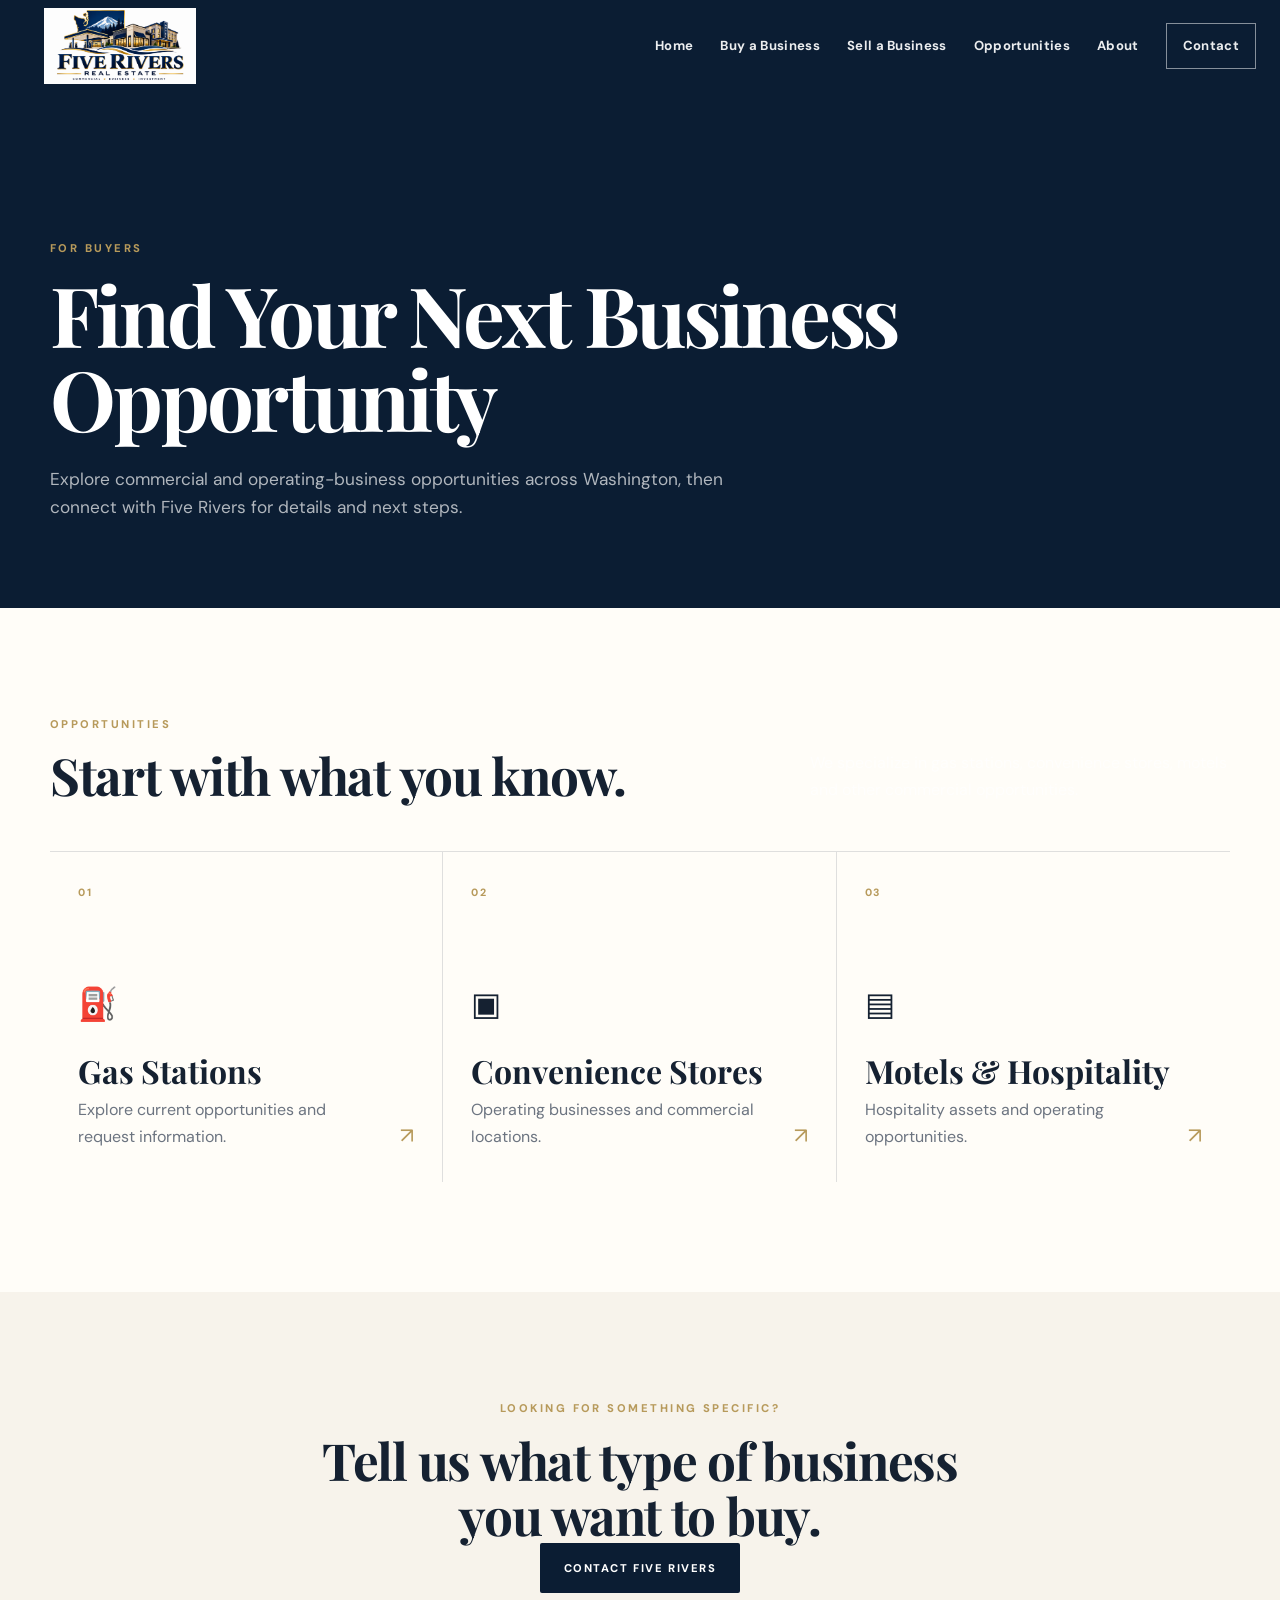
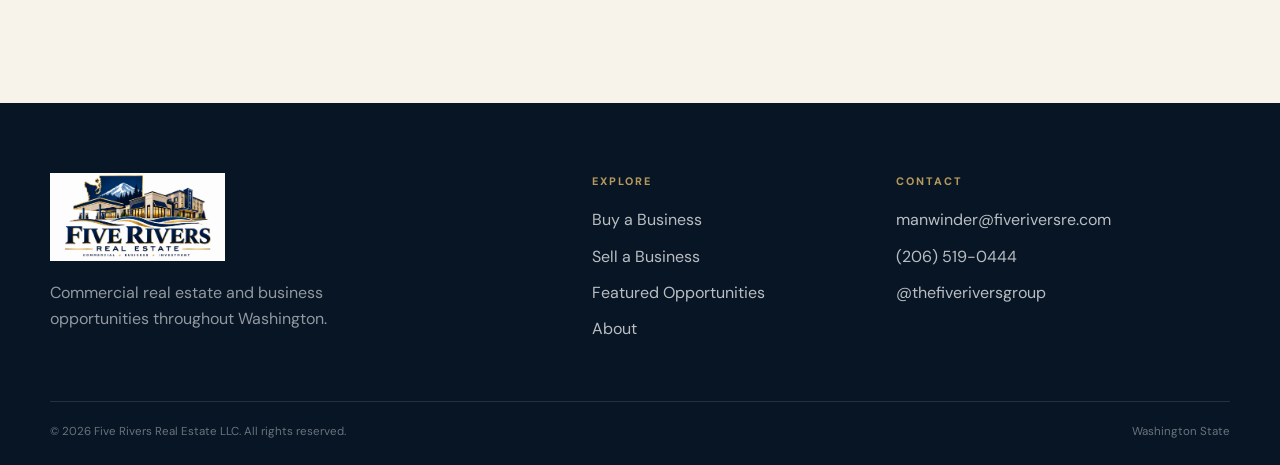
<file: buy.html>
<!DOCTYPE html><html lang="en"><head><meta charset="UTF-8">
<meta name="viewport" content="width=device-width, initial-scale=1.0">
<title>Buy a Business | Five Rivers Real Estate</title>
<link rel="icon" type="image/x-icon" href="favicon_FRRE.ico">
<link rel="preconnect" href="https://fonts.googleapis.com">
<link rel="preconnect" href="https://fonts.gstatic.com" crossorigin>
<link href="https://fonts.googleapis.com/css2?family=DM+Sans:wght@400;500;600;700;800&family=Playfair+Display:wght@600;700&display=swap" rel="stylesheet">
<link rel="stylesheet" href="styles.css"></head><body>
<header class="site-header solid"><header class="site-header solid">
  <div class="nav-wrap">
    <a class="brand" href="index.html"><img src="New logo FRRE.png" alt="Five Rivers Real Estate"></a>
    <button class="menu-toggle" aria-label="Open menu" aria-expanded="false">☰</button>
    <nav class="nav">
      <a href="index.html">Home</a>
      <a href="buy.html">Buy a Business</a>
      <a href="sell.html">Sell a Business</a>
      <a href="properties.html">Opportunities</a>
      <a href="about.html">About</a>
      <a class="nav-cta" href="contact.html">Contact</a>
    </nav>
  </div>
</header></header>
<main>
<section class="page-hero"><div class="container"><p class="eyebrow gold">FOR BUYERS</p><h1>Find Your Next Business Opportunity</h1><p>Explore commercial and operating-business opportunities across Washington, then connect with Five Rivers for details and next steps.</p></div></section>
<section class="section"><div class="container"><div class="section-heading"><div><p class="eyebrow gold">OPPORTUNITIES</p><h2>Start with what you know.</h2></div><p>We specialize in gas stations, convenience stores, motels and other commercial opportunities.</p></div>
<div class="specialty-grid light-specialties">
  <a class="specialty-card light-specialty" href="properties.html"><span class="card-number">01</span><div><span class="icon">⛽</span><h3>Gas Stations</h3><p>Explore current opportunities and request information.</p></div><span class="arrow">↗</span></a>
  <a class="specialty-card light-specialty" href="properties.html"><span class="card-number">02</span><div><span class="icon">▣</span><h3>Convenience Stores</h3><p>Operating businesses and commercial locations.</p></div><span class="arrow">↗</span></a>
  <a class="specialty-card light-specialty" href="properties.html"><span class="card-number">03</span><div><span class="icon">▤</span><h3>Motels &amp; Hospitality</h3><p>Hospitality assets and operating opportunities.</p></div><span class="arrow">↗</span></a>
</div></div></section>
<section class="section section-light"><div class="container centered"><p class="eyebrow gold">LOOKING FOR SOMETHING SPECIFIC?</p><h2>Tell us what type of business you want to buy.</h2><a class="btn btn-dark" href="contact.html">Contact Five Rivers</a></div></section>
</main><footer class="footer">
  <div class="container footer-grid">
    <div>
      <img class="footer-logo" src="New logo FRRE.png" alt="Five Rivers Real Estate">
      <p>Commercial real estate and business opportunities throughout Washington.</p>
    </div>
    <div>
      <p class="footer-label">EXPLORE</p>
      <a href="buy.html">Buy a Business</a>
      <a href="sell.html">Sell a Business</a>
      <a href="properties.html">Featured Opportunities</a>
      <a href="about.html">About</a>
    </div>
    <div>
      <p class="footer-label">CONTACT</p>
      <a href="mailto:manwinder@fiveriversre.com">manwinder@fiveriversre.com</a>
      <a href="tel:+12065190444">(206) 519-0444</a>
      <a href="https://www.instagram.com/thefiveriversgroup/" target="_blank" rel="noopener">@thefiveriversgroup</a>
    </div>
  </div>
  <div class="container footer-bottom">
    <span>© 2026 Five Rivers Real Estate LLC. All rights reserved.</span>
    <span>Washington State</span>
  </div>
</footer><script src="site.js"></script></body></html>
</file>
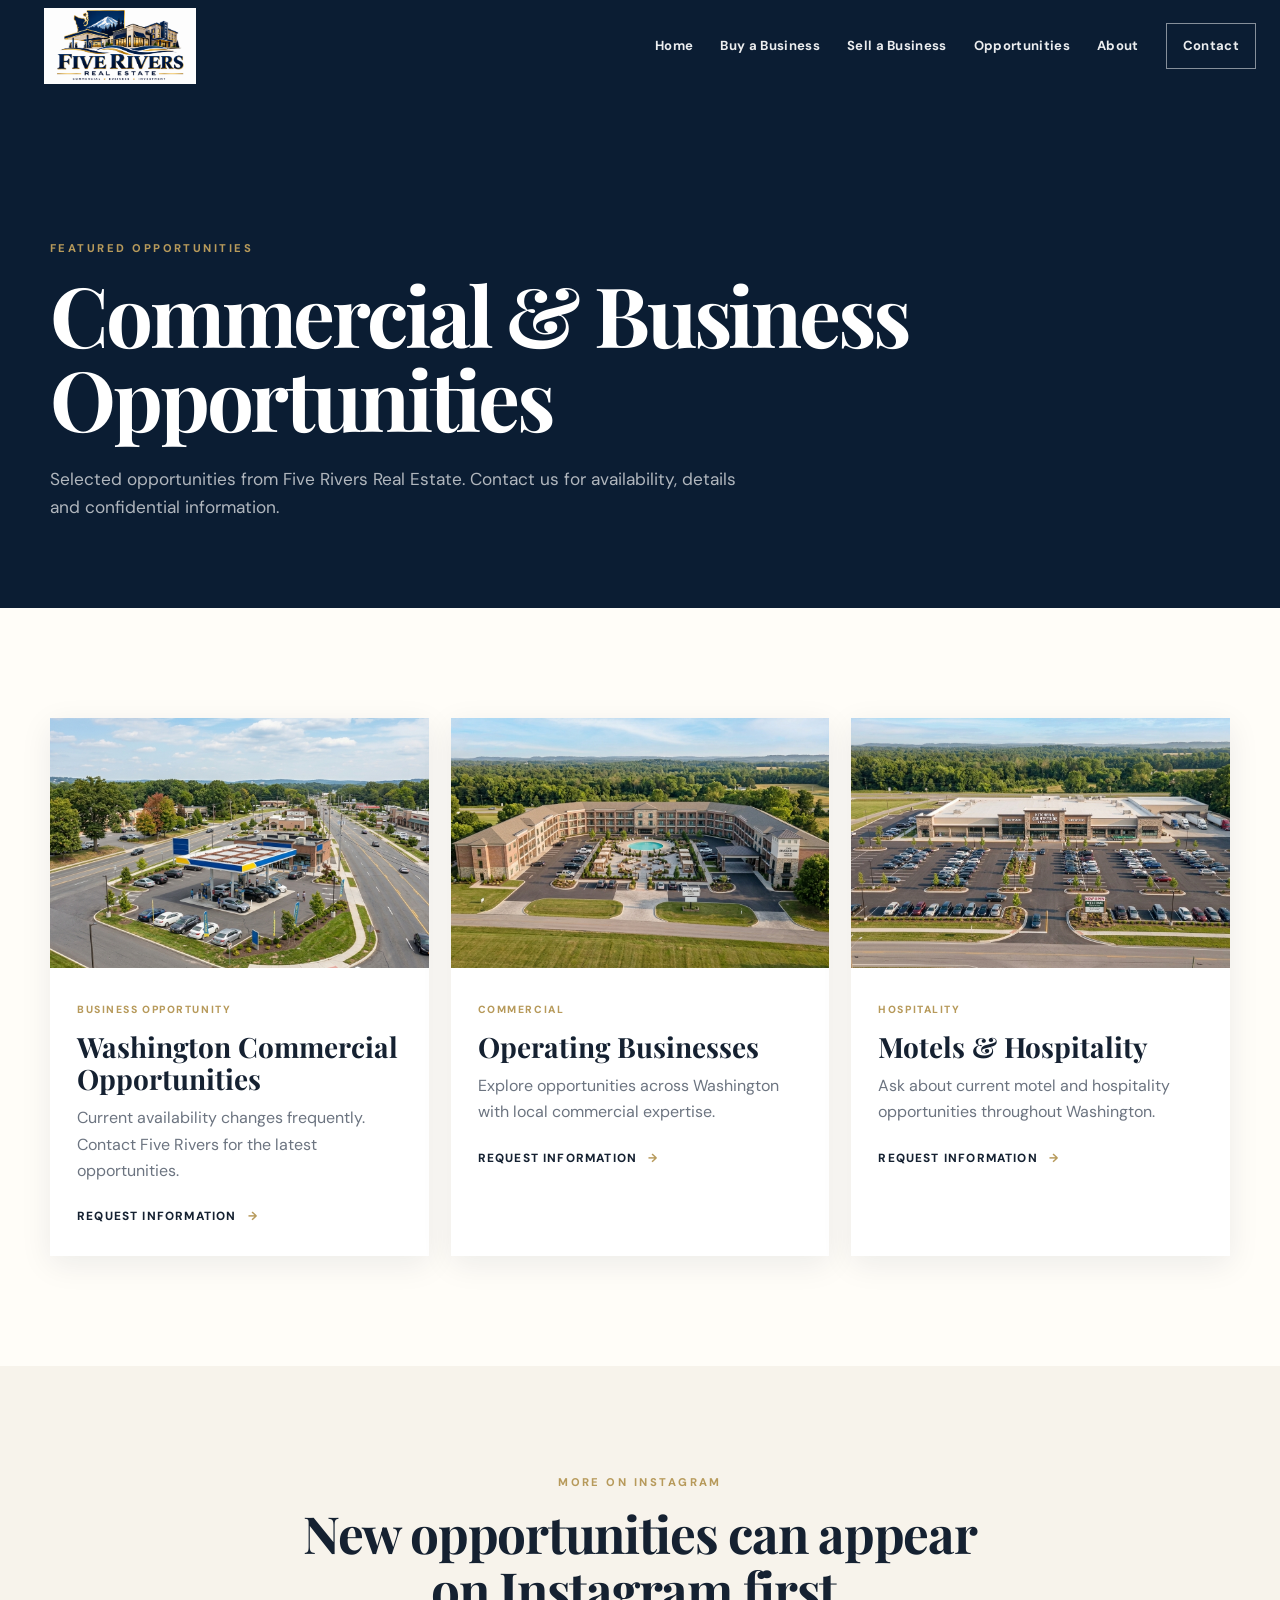
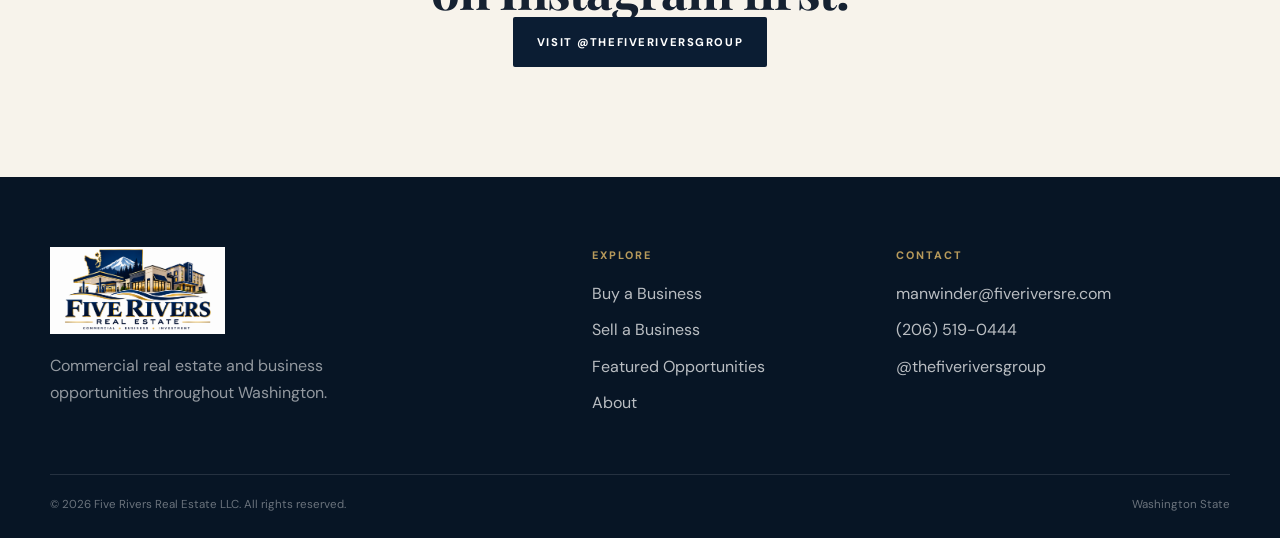
<file: properties.html>
<!DOCTYPE html><html lang="en"><head><meta charset="UTF-8">
<meta name="viewport" content="width=device-width, initial-scale=1.0">
<title>Featured Opportunities | Five Rivers Real Estate</title>
<link rel="icon" type="image/x-icon" href="favicon_FRRE.ico">
<link rel="preconnect" href="https://fonts.googleapis.com">
<link rel="preconnect" href="https://fonts.gstatic.com" crossorigin>
<link href="https://fonts.googleapis.com/css2?family=DM+Sans:wght@400;500;600;700;800&family=Playfair+Display:wght@600;700&display=swap" rel="stylesheet">
<link rel="stylesheet" href="styles.css"></head><body>
<header class="site-header solid"><header class="site-header solid">
  <div class="nav-wrap">
    <a class="brand" href="index.html"><img src="New logo FRRE.png" alt="Five Rivers Real Estate"></a>
    <button class="menu-toggle" aria-label="Open menu" aria-expanded="false">☰</button>
    <nav class="nav">
      <a href="index.html">Home</a>
      <a href="buy.html">Buy a Business</a>
      <a href="sell.html">Sell a Business</a>
      <a href="properties.html">Opportunities</a>
      <a href="about.html">About</a>
      <a class="nav-cta" href="contact.html">Contact</a>
    </nav>
  </div>
</header></header>
<main>
<section class="page-hero"><div class="container"><p class="eyebrow gold">FEATURED OPPORTUNITIES</p><h1>Commercial &amp; Business Opportunities</h1><p>Selected opportunities from Five Rivers Real Estate. Contact us for availability, details and confidential information.</p></div></section>
<section class="section"><div class="container"><div class="opportunity-grid">
<article class="opportunity"><img src="home23.jpg" alt="Commercial opportunity"><div class="opportunity-body"><span class="tag">BUSINESS OPPORTUNITY</span><h3>Washington Commercial Opportunities</h3><p>Current availability changes frequently. Contact Five Rivers for the latest opportunities.</p><a class="text-link" href="contact.html">Request Information <span>→</span></a></div></article>
<article class="opportunity"><img src="homeone1.jpg" alt="Commercial business opportunity"><div class="opportunity-body"><span class="tag">COMMERCIAL</span><h3>Operating Businesses</h3><p>Explore opportunities across Washington with local commercial expertise.</p><a class="text-link" href="contact.html">Request Information <span>→</span></a></div></article>
<article class="opportunity"><img src="homeone2.jpg" alt="Hospitality opportunity"><div class="opportunity-body"><span class="tag">HOSPITALITY</span><h3>Motels &amp; Hospitality</h3><p>Ask about current motel and hospitality opportunities throughout Washington.</p><a class="text-link" href="contact.html">Request Information <span>→</span></a></div></article>
</div></div></section>
<section class="section section-light"><div class="container centered"><p class="eyebrow gold">MORE ON INSTAGRAM</p><h2>New opportunities can appear on Instagram first.</h2><a class="btn btn-dark" href="https://www.instagram.com/thefiveriversgroup/" target="_blank" rel="noopener">Visit @thefiveriversgroup</a></div></section>
</main><footer class="footer">
  <div class="container footer-grid">
    <div>
      <img class="footer-logo" src="New logo FRRE.png" alt="Five Rivers Real Estate">
      <p>Commercial real estate and business opportunities throughout Washington.</p>
    </div>
    <div>
      <p class="footer-label">EXPLORE</p>
      <a href="buy.html">Buy a Business</a>
      <a href="sell.html">Sell a Business</a>
      <a href="properties.html">Featured Opportunities</a>
      <a href="about.html">About</a>
    </div>
    <div>
      <p class="footer-label">CONTACT</p>
      <a href="mailto:manwinder@fiveriversre.com">manwinder@fiveriversre.com</a>
      <a href="tel:+12065190444">(206) 519-0444</a>
      <a href="https://www.instagram.com/thefiveriversgroup/" target="_blank" rel="noopener">@thefiveriversgroup</a>
    </div>
  </div>
  <div class="container footer-bottom">
    <span>© 2026 Five Rivers Real Estate LLC. All rights reserved.</span>
    <span>Washington State</span>
  </div>
</footer><script src="site.js"></script></body></html>
</file>
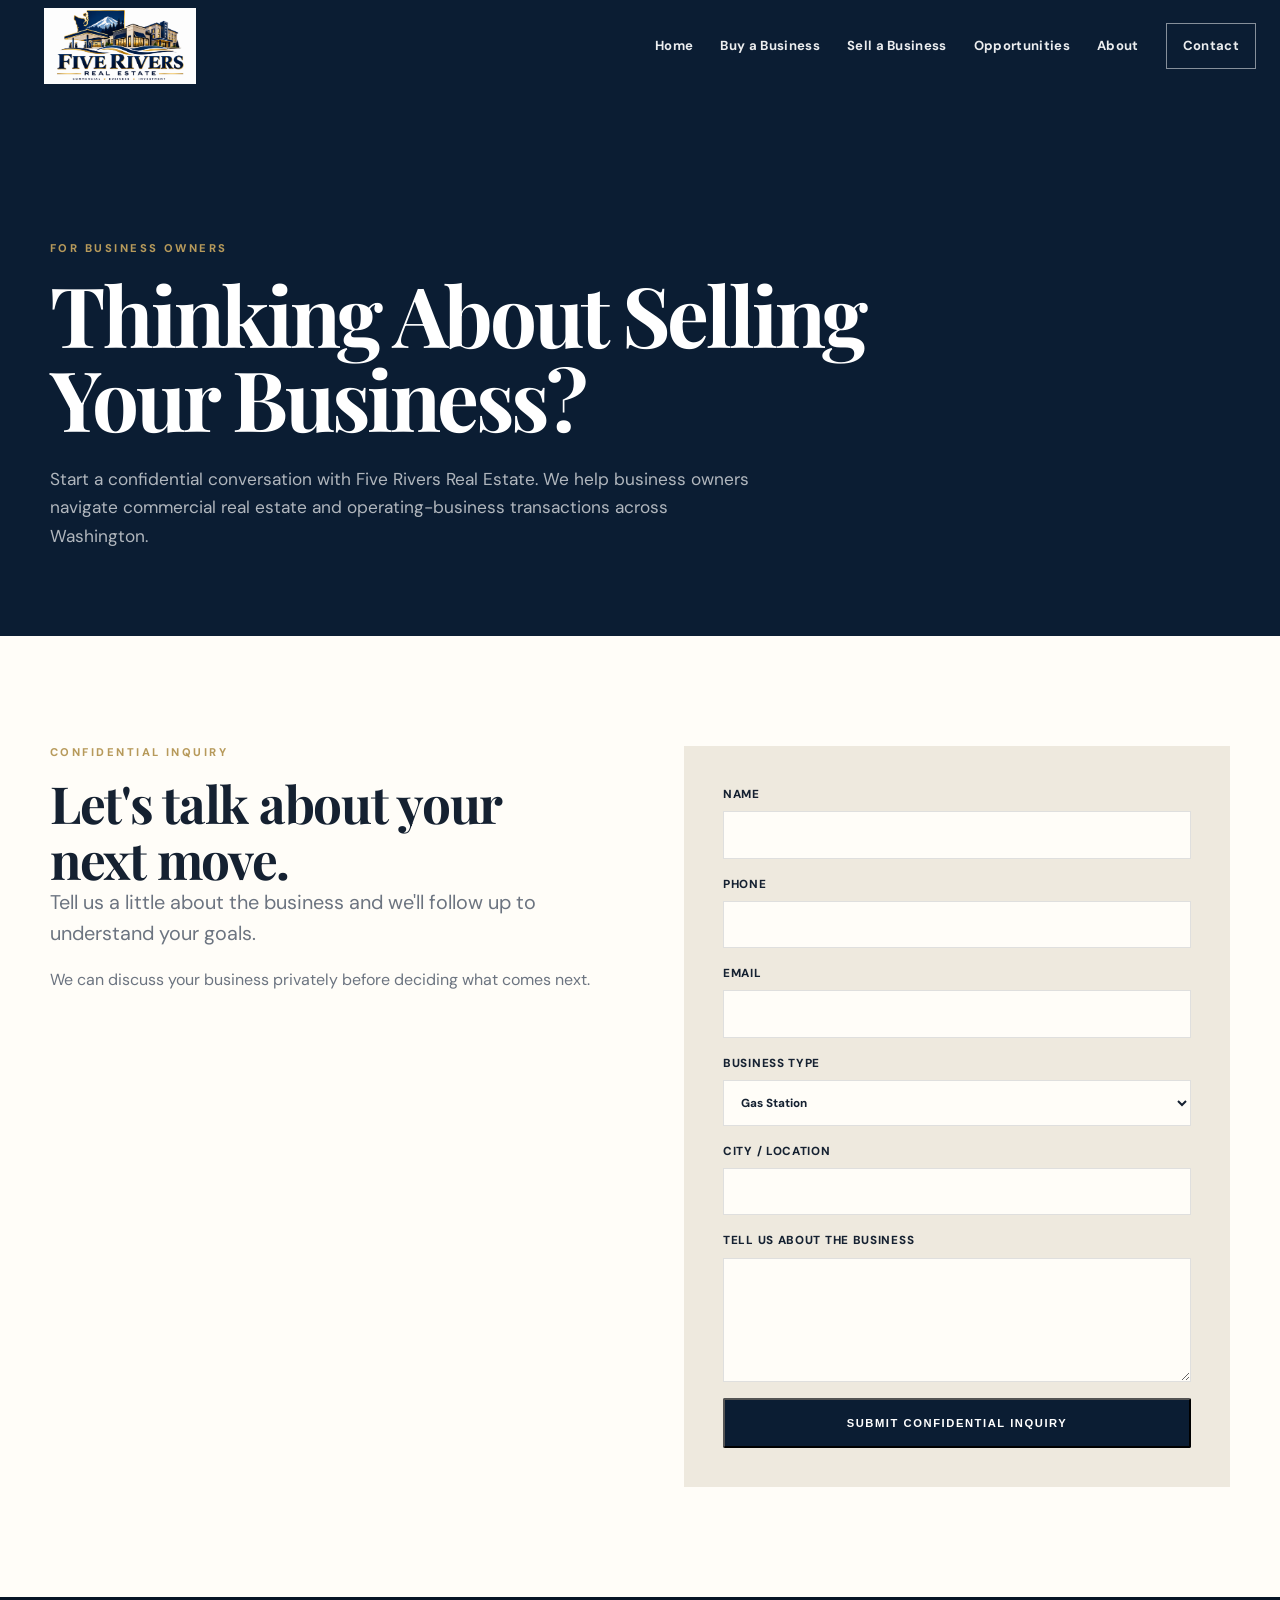
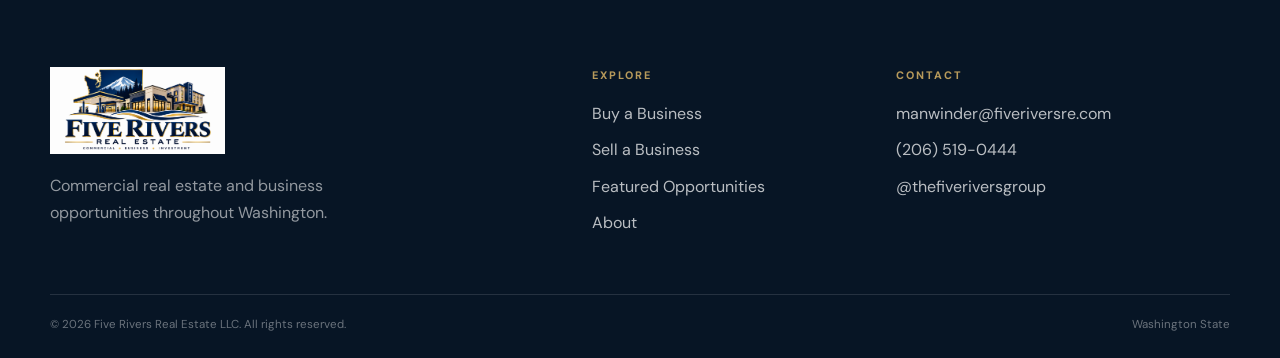
<file: sell.html>
<!DOCTYPE html><html lang="en"><head><meta charset="UTF-8">
<meta name="viewport" content="width=device-width, initial-scale=1.0">
<title>Sell a Business | Five Rivers Real Estate</title>
<link rel="icon" type="image/x-icon" href="favicon_FRRE.ico">
<link rel="preconnect" href="https://fonts.googleapis.com">
<link rel="preconnect" href="https://fonts.gstatic.com" crossorigin>
<link href="https://fonts.googleapis.com/css2?family=DM+Sans:wght@400;500;600;700;800&family=Playfair+Display:wght@600;700&display=swap" rel="stylesheet">
<link rel="stylesheet" href="styles.css"></head><body>
<header class="site-header solid"><header class="site-header solid">
  <div class="nav-wrap">
    <a class="brand" href="index.html"><img src="New logo FRRE.png" alt="Five Rivers Real Estate"></a>
    <button class="menu-toggle" aria-label="Open menu" aria-expanded="false">☰</button>
    <nav class="nav">
      <a href="index.html">Home</a>
      <a href="buy.html">Buy a Business</a>
      <a href="sell.html">Sell a Business</a>
      <a href="properties.html">Opportunities</a>
      <a href="about.html">About</a>
      <a class="nav-cta" href="contact.html">Contact</a>
    </nav>
  </div>
</header></header>
<main>
<section class="page-hero"><div class="container"><p class="eyebrow gold">FOR BUSINESS OWNERS</p><h1>Thinking About Selling Your Business?</h1><p>Start a confidential conversation with Five Rivers Real Estate. We help business owners navigate commercial real estate and operating-business transactions across Washington.</p></div></section>
<section class="section"><div class="container two-col">
<div><p class="eyebrow gold">CONFIDENTIAL INQUIRY</p><h2>Let's talk about your next move.</h2><p class="lead">Tell us a little about the business and we'll follow up to understand your goals.</p><p>We can discuss your business privately before deciding what comes next.</p></div>
<form class="form-card" action="mailto:manwinder@fiveriversre.com" method="post" enctype="text/plain">
<label>Name<input name="Name" required></label><label>Phone<input name="Phone" type="tel" required></label><label>Email<input name="Email" type="email" required></label>
<label>Business type<select name="Business type"><option>Gas Station</option><option>Convenience Store</option><option>Motel / Hospitality</option><option>Other Commercial Business</option></select></label>
<label>City / location<input name="Location"></label><label>Tell us about the business<textarea name="Message" rows="5"></textarea></label>
<button class="btn btn-dark" type="submit">Submit Confidential Inquiry</button>
</form></div></section>
</main><footer class="footer">
  <div class="container footer-grid">
    <div>
      <img class="footer-logo" src="New logo FRRE.png" alt="Five Rivers Real Estate">
      <p>Commercial real estate and business opportunities throughout Washington.</p>
    </div>
    <div>
      <p class="footer-label">EXPLORE</p>
      <a href="buy.html">Buy a Business</a>
      <a href="sell.html">Sell a Business</a>
      <a href="properties.html">Featured Opportunities</a>
      <a href="about.html">About</a>
    </div>
    <div>
      <p class="footer-label">CONTACT</p>
      <a href="mailto:manwinder@fiveriversre.com">manwinder@fiveriversre.com</a>
      <a href="tel:+12065190444">(206) 519-0444</a>
      <a href="https://www.instagram.com/thefiveriversgroup/" target="_blank" rel="noopener">@thefiveriversgroup</a>
    </div>
  </div>
  <div class="container footer-bottom">
    <span>© 2026 Five Rivers Real Estate LLC. All rights reserved.</span>
    <span>Washington State</span>
  </div>
</footer><script src="site.js"></script></body></html>
</file>
<file: styles.css>
:root{
  --navy:#0b1d33;
  --navy2:#102a46;
  --warm:#f7f3eb;
  --paper:#fffdf8;
  --gold:#b79a5b;
  --gold2:#d1bb82;
  --ink:#152131;
  --muted:#6c7480;
  --line:rgba(11,29,51,.13);
  --shadow:0 22px 60px rgba(11,29,51,.12);
  --serif:"Playfair Display", Georgia, serif;
  --sans:"DM Sans", Arial, sans-serif;
}
*{box-sizing:border-box;margin:0;padding:0}
html{scroll-behavior:smooth}
body{font-family:var(--sans);color:var(--ink);background:var(--paper);line-height:1.65}
a{text-decoration:none;color:inherit}
img{max-width:100%;display:block}
.container{width:min(1180px,calc(100% - 48px));margin-inline:auto}
.site-header{position:absolute;top:0;left:0;width:100%;z-index:50;color:#fff;border-bottom:1px solid rgba(255,255,255,.16)}
.site-header.solid{position:relative;background:var(--navy);border-bottom:0}
.nav-wrap{width:min(1280px,calc(100% - 48px));margin:auto;min-height:92px;display:flex;align-items:center;justify-content:space-between;gap:30px}
.brand img{width:192px;max-height:76px;object-fit:contain}
.nav{display:flex;align-items:center;gap:27px;font-size:.82rem;font-weight:700;letter-spacing:.025em}
.nav a{opacity:.92;transition:color .2s,opacity .2s,transform .2s}
.nav a:hover{opacity:1;color:var(--gold2);transform:translateY(-1px)}
.nav-cta{padding:11px 16px;border:1px solid rgba(255,255,255,.55)}
.menu-toggle{display:none;background:transparent;border:0;color:#fff;font-size:28px;cursor:pointer}
.hero{min-height:770px;display:flex;align-items:center;position:relative;color:#fff;background:
linear-gradient(90deg,rgba(5,17,29,.95) 0%,rgba(5,17,29,.72) 50%,rgba(5,17,29,.30) 100%),
url("header_background.jpg") center/cover no-repeat}
.hero-content{position:relative;z-index:2;padding-top:95px}
.eyebrow{font-size:.70rem;line-height:1.2;letter-spacing:.22em;font-weight:800;margin-bottom:17px}
.eyebrow.gold{color:var(--gold)}
.hero h1,.page-hero h1{font-family:var(--serif);font-size:clamp(3.15rem,6.5vw,5.7rem);line-height:1.01;letter-spacing:-.038em;max-width:850px}
.hero-copy{max-width:650px;color:rgba(255,255,255,.84);font-size:1.08rem;margin:27px 0 35px}
.hero-actions{display:flex;gap:12px;flex-wrap:wrap}
.btn{min-height:50px;padding:0 24px;display:inline-flex;align-items:center;justify-content:center;border-radius:2px;text-transform:uppercase;font-size:.70rem;font-weight:800;letter-spacing:.14em;transition:transform .2s,background .2s,color .2s}
.btn:hover{transform:translateY(-2px)}
.btn-gold{background:var(--gold);color:var(--navy)}
.btn-gold:hover{background:var(--gold2)}
.btn-outline{border:1px solid rgba(255,255,255,.62);color:#fff}
.btn-outline:hover{background:#fff;color:var(--navy)}
.btn-dark{background:var(--navy);color:#fff}
.btn-light-outline{border:1px solid rgba(255,255,255,.45);color:#fff}
.hero-scroll{position:absolute;left:50%;bottom:28px;transform:translateX(-50%);font-size:.65rem;letter-spacing:.18em;opacity:.68;z-index:2}
.hero-scroll span{font-size:17px;margin-left:9px}
.section{padding:110px 0}
.section-dark{background:var(--navy);color:#fff}
.section-light{background:var(--warm)}
.two-col{display:grid;grid-template-columns:1fr 1fr;gap:88px;align-items:start}
h2{font-family:var(--serif);font-size:clamp(2.35rem,4vw,4rem);line-height:1.08;letter-spacing:-.025em}
.lead{font-size:1.24rem;line-height:1.55;margin-bottom:18px}
.two-col p:not(.eyebrow){color:var(--muted)}
.text-link{display:inline-flex;gap:11px;margin-top:23px;font-weight:800;font-size:.74rem;letter-spacing:.10em;text-transform:uppercase}
.text-link span{color:var(--gold)}
.section-heading{display:flex;justify-content:space-between;gap:50px;align-items:end;margin-bottom:48px}
.section-heading>p{max-width:420px;color:rgba(255,255,255,.65)}
.section-light .section-heading>p{color:var(--muted)}
.centered{text-align:center;display:block}
.centered h2{max-width:720px;margin-inline:auto}
.specialty-grid{display:grid;grid-template-columns:repeat(3,1fr);border-top:1px solid rgba(255,255,255,.18)}
.specialty-card{min-height:330px;padding:32px 28px;border-right:1px solid rgba(255,255,255,.18);position:relative;display:flex;flex-direction:column;justify-content:space-between;transition:transform .25s,background .25s}
.specialty-card:last-child{border-right:0}
.specialty-card:hover{background:rgba(255,255,255,.045);transform:translateY(-4px)}
.card-number{font-size:.66rem;color:var(--gold);letter-spacing:.16em;font-weight:800}
.icon{font-size:32px;display:block;margin:22px 0 22px}
.specialty-card h3{font-family:var(--serif);font-size:2rem;margin-bottom:9px;line-height:1.12}
.specialty-card p{color:rgba(255,255,255,.62);max-width:285px}
.arrow{position:absolute;right:28px;bottom:28px;color:var(--gold);font-size:22px}
.path-grid{display:grid;grid-template-columns:1fr 1fr;gap:18px}
.path-card{padding:54px;background:#eee9de;min-height:355px;display:flex;flex-direction:column;align-items:flex-start;transition:transform .25s,box-shadow .25s}
.path-card:hover{transform:translateY(-5px);box-shadow:var(--shadow)}
.path-card.featured{background:var(--navy);color:#fff}
.path-card>span{font-size:.70rem;letter-spacing:.18em;color:var(--gold);font-weight:800}
.path-card h3{font-family:var(--serif);font-size:2.55rem;line-height:1.1;margin:22px 0 17px;max-width:500px}
.path-card p{max-width:510px;color:var(--muted)}
.path-card.featured p{color:rgba(255,255,255,.68)}
.path-card strong{margin-top:auto;font-size:.73rem;letter-spacing:.10em;text-transform:uppercase}
.path-card strong span{color:var(--gold);margin-left:8px}
.ig-grid{display:grid;grid-template-columns:repeat(3,1fr);gap:22px;align-items:stretch}
.ig-card{background:#fff;overflow:hidden;min-height:440px}
.ig-card blockquote{margin:0!important;min-width:0!important;width:100%!important;box-shadow:none!important}
.ig-cta{background:var(--navy);color:#fff;padding:40px;display:flex;flex-direction:column;justify-content:center}
.ig-cta h3{font-family:var(--serif);font-size:2.2rem;line-height:1.12;margin-bottom:15px}
.ig-cta p:not(.eyebrow){color:rgba(255,255,255,.68)}
.cta-band{padding:78px 0;background:var(--navy2);color:#fff}
.cta-inner{display:flex;align-items:center;justify-content:space-between;gap:40px}
.cta-inner h2{font-size:clamp(2.2rem,4vw,3.55rem)}
.footer{background:#071525;color:#fff;padding:70px 0 24px}
.footer-grid{display:grid;grid-template-columns:2fr 1fr 1.4fr;gap:65px;padding-bottom:58px}
.footer-logo{width:175px;margin-bottom:19px}
.footer p{color:rgba(255,255,255,.56);max-width:350px}
.footer-grid>div:not(:first-child){display:flex;flex-direction:column;gap:10px}
.footer-label{font-size:.68rem!important;letter-spacing:.18em;color:var(--gold)!important;font-weight:800;margin-bottom:6px}
.footer-grid a{color:rgba(255,255,255,.72)}
.footer-grid a:hover{color:#fff}
.footer-bottom{border-top:1px solid rgba(255,255,255,.12);padding-top:20px;display:flex;justify-content:space-between;color:rgba(255,255,255,.40);font-size:.72rem}
.page-hero{background:var(--navy);color:#fff;padding:150px 0 86px}
.page-hero h1{max-width:930px}
.page-hero p:not(.eyebrow){max-width:700px;color:rgba(255,255,255,.68);font-size:1.08rem;margin-top:24px}
.light-specialties{border-top:1px solid var(--line)}
.light-specialty{color:var(--ink);border-right:1px solid var(--line)}
.light-specialty:hover{background:#faf8f2}
.light-specialty p{color:var(--muted)}
.opportunity-grid{display:grid;grid-template-columns:repeat(3,1fr);gap:22px}
.opportunity{background:#fff;box-shadow:0 8px 30px rgba(11,29,51,.08)}
.opportunity img{width:100%;height:250px;object-fit:cover}
.opportunity-body{padding:27px}
.opportunity h3{font-family:var(--serif);font-size:1.75rem;line-height:1.15;margin:10px 0}
.opportunity-body p{color:var(--muted)}
.tag{font-size:.65rem;letter-spacing:.15em;color:var(--gold);font-weight:800}
.form-card{background:#eee9de;padding:39px;display:flex;flex-direction:column;gap:16px}
.form-card label{font-size:.73rem;font-weight:800;letter-spacing:.06em;text-transform:uppercase}
.form-card input,.form-card select,.form-card textarea{display:block;width:100%;margin-top:7px;border:1px solid var(--line);background:#fffdf8;padding:13px;font:inherit;color:var(--ink)}
.form-card textarea{resize:vertical}
.contact-box{background:var(--navy);color:#fff;padding:42px;display:flex;flex-direction:column;align-items:flex-start}
.contact-box img{width:120px;height:120px;border-radius:50%;object-fit:cover;margin-bottom:24px}
.contact-box h3{font-family:var(--serif);font-size:2rem}
.contact-box p{color:rgba(255,255,255,.60);margin-bottom:20px}
.contact-box a{margin-top:10px}
.portrait{width:min(100%,430px);aspect-ratio:4/5;object-fit:cover}
@media(max-width:900px){
  .nav{display:none;position:absolute;top:92px;left:0;right:0;background:var(--navy);padding:25px;flex-direction:column;align-items:stretch}
  .nav.open{display:flex}
  .menu-toggle{display:block}
  .two-col,.path-grid,.ig-grid{grid-template-columns:1fr}
  .specialty-grid{grid-template-columns:1fr}
  .specialty-card{border-right:0;border-bottom:1px solid rgba(255,255,255,.18)}
  .light-specialty{border-color:var(--line)}
  .section-heading,.cta-inner{display:block}
  .section-heading .btn,.cta-inner .hero-actions{margin-top:24px}
  .hero{min-height:700px}
  .opportunity-grid{grid-template-columns:1fr 1fr}
  .footer-grid{grid-template-columns:1fr 1fr}
}
@media(max-width:600px){
  .container,.nav-wrap{width:min(100% - 30px,1180px)}
  .brand img{width:170px}
  .hero h1{font-size:3.05rem}
  .hero-copy{font-size:1rem}
  .section{padding:78px 0}
  .path-card{padding:34px;min-height:310px}
  .opportunity-grid{grid-template-columns:1fr}
  .footer-grid{grid-template-columns:1fr;gap:38px}
  .footer-bottom{display:block}
  .footer-bottom span{display:block;margin-top:8px}
  .page-hero{padding:112px 0 72px}
}
</file>
